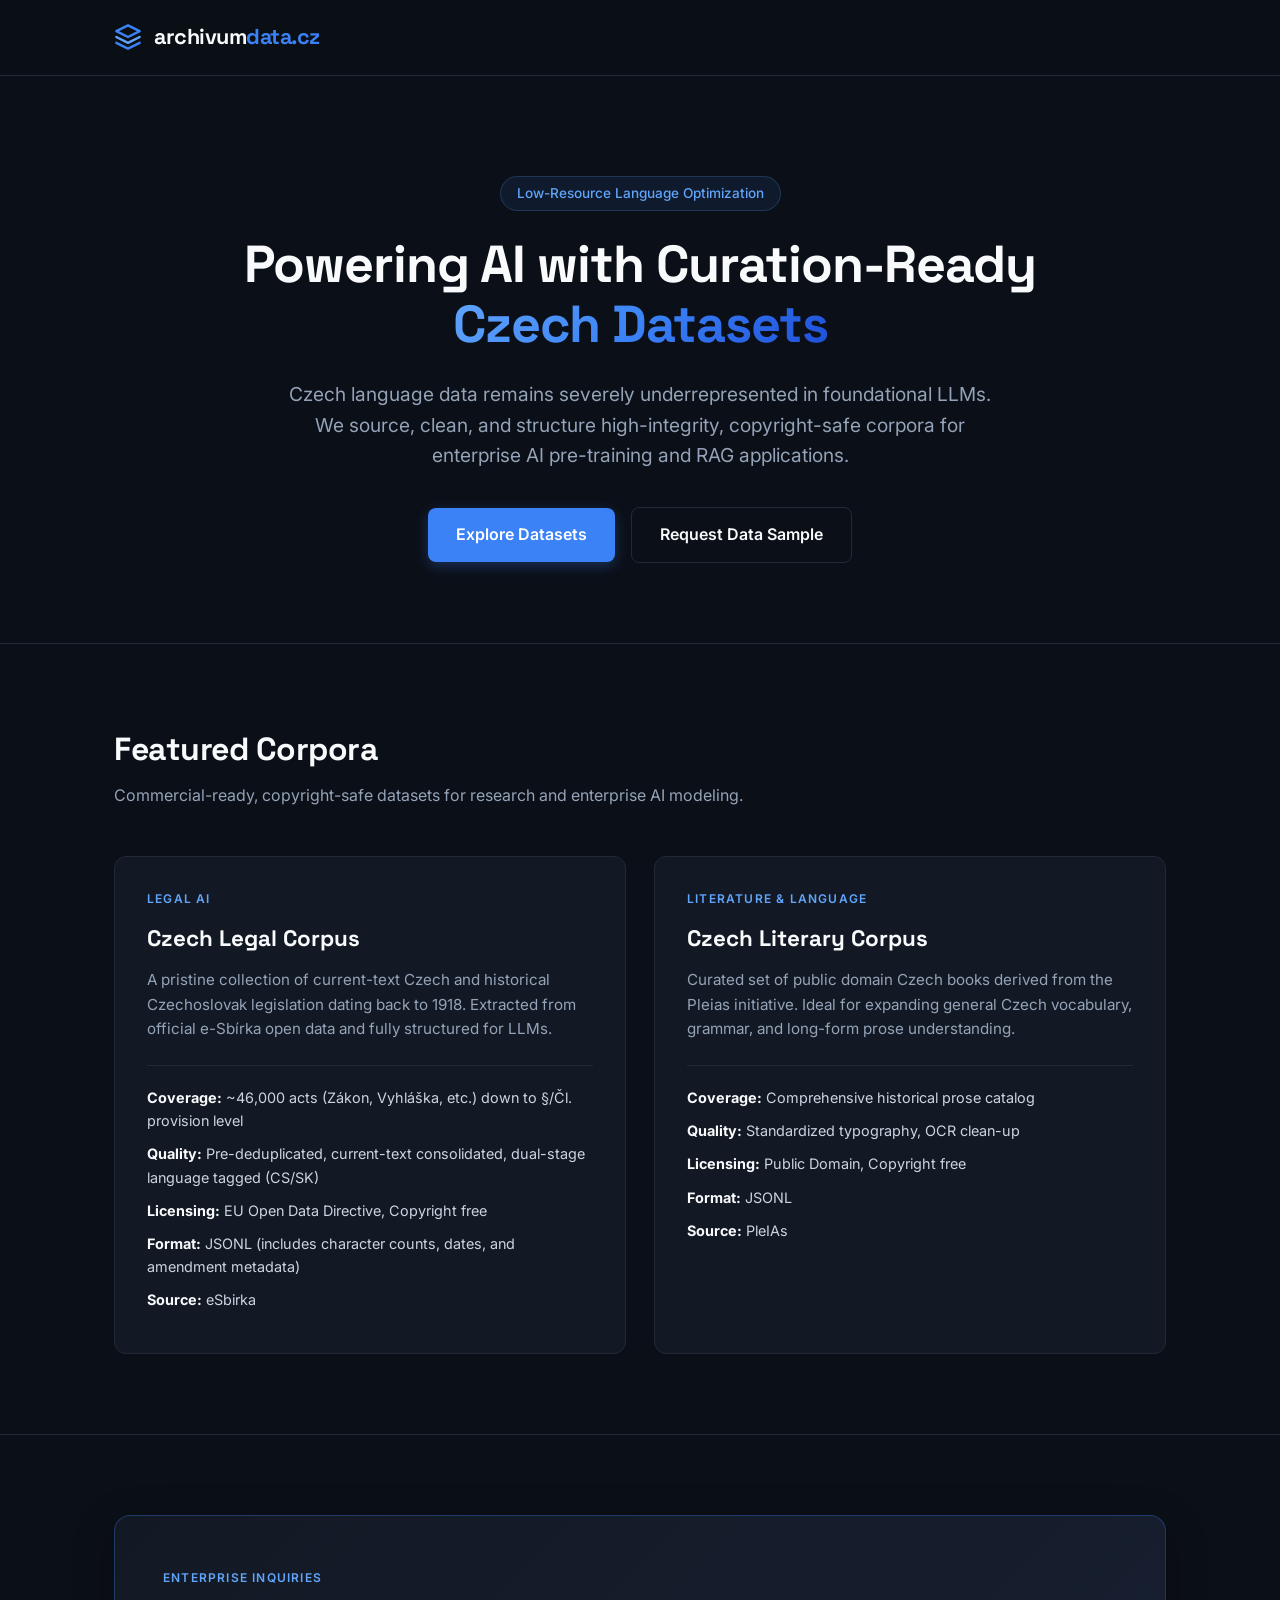
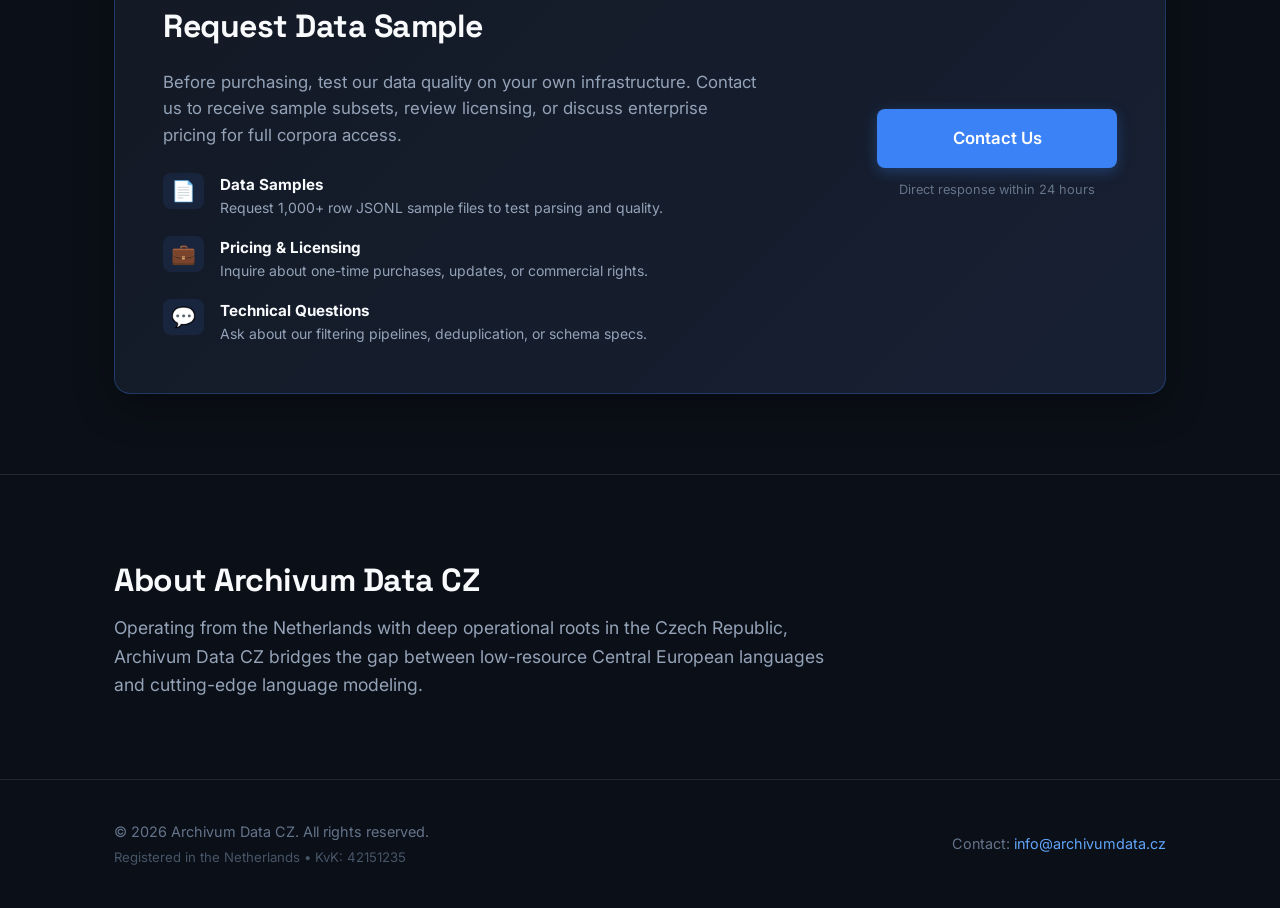
<file: index.html>
<!DOCTYPE html>
<html lang="en">
<head>
  <meta charset="UTF-8">
  <meta name="viewport" content="width=device-width, initial-scale=1.0">
  <title>Archivum Data CZ | High-Quality Czech AI Training Data</title>
  <link rel="stylesheet" href="style.css">
  <link rel="preconnect" href="https://fonts.googleapis.com">
  <link rel="preconnect" href="https://fonts.gstatic.com" crossorigin>
  <link href="https://fonts.googleapis.com/css2?family=Inter:wght@300;400;500;600&family=Space+Grotesk:wght@500;600;700&display=swap" rel="stylesheet">
</head>
<body>

  <header class="navbar">
    <div class="container logo-container">
      <a href="#" class="brand">
        <!-- Abstract Data/Archival Cube SVG Logo -->
        <svg class="logo-icon" width="28" height="28" viewBox="0 0 24 24" fill="none" xmlns="http://www.w3.org/2000/svg">
          <path d="M12 2L2 7L12 12L22 7L12 2Z" stroke="#3b82f6" stroke-width="2" stroke-linecap="round" stroke-linejoin="round"/>
          <path d="M2 17L12 22L22 17" stroke="#3b82f6" stroke-width="2" stroke-linecap="round" stroke-linejoin="round"/>
          <path d="M2 12L12 17L22 12" stroke="#60a5fa" stroke-width="2" stroke-linecap="round" stroke-linejoin="round"/>
        </svg>
        <span class="logo-text">archivum<span class="accent">data.cz</span></span>
      </a>
    </div>
  </header>

  <section class="hero">
    <div class="container">
      <span class="badge">Low-Resource Language Optimization</span>
      <h1>Powering AI with Curation-Ready <span class="gradient-text">Czech Datasets</span></h1>
      <p>Czech language data remains severely underrepresented in foundational LLMs. We source, clean, and structure high-integrity, copyright-safe corpora for enterprise AI pre-training and RAG applications.</p>
      <div class="hero-actions">
        <a href="#datasets" class="btn-primary">Explore Datasets</a>
        <a href="#contact" class="btn-secondary">Request Data Sample</a>
      </div>
    </div>
  </section>

  <section id="datasets" class="datasets">
    <div class="container">
      <div class="section-header">
        <h2>Featured Corpora</h2>
        <p>Commercial-ready, copyright-safe datasets for research and enterprise AI modeling.</p>
      </div>

      <div class="grid">
        
        <div class="card">
          <div class="card-tag">Legal AI</div>
          <h3>Czech Legal Corpus</h3>
          <p>A pristine collection of current-text Czech and historical Czechoslovak legislation dating back to 1918. Extracted from official e-Sbírka open data and fully structured for LLMs.</p>
          <ul>
            <li><strong>Coverage:</strong> ~46,000 acts (Zákon, Vyhláška, etc.) down to §/Čl. provision level</li>
            <li><strong>Quality:</strong> Pre-deduplicated, current-text consolidated, dual-stage language tagged (CS/SK)</li>
            <li><strong>Licensing:</strong> EU Open Data Directive, Copyright free</li>
            <li><strong>Format:</strong> JSONL (includes character counts, dates, and amendment metadata)</li>
            <li><strong>Source:</strong> eSbirka</li>
          </ul>
        </div>

        <div class="card">
          <div class="card-tag">Literature & Language</div>
          <h3>Czech Literary Corpus</h3>
          <p>Curated set of public domain Czech books derived from the Pleias initiative. Ideal for expanding general Czech vocabulary, grammar, and long-form prose understanding.</p>
          <ul>
            <li><strong>Coverage:</strong> Comprehensive historical prose catalog</li>
            <li><strong>Quality:</strong> Standardized typography, OCR clean-up</li>
            <li><strong>Licensing:</strong> Public Domain, Copyright free</li>
            <li><strong>Format:</strong> JSONL</li>
            <li><strong>Source:</strong> PleIAs</li>
          </ul>
        </div>

      </div>
    </div>
  </section>

  <section id="contact" class="request-section">
    <div class="container">
      <div class="request-card">
        <div class="request-content">
          <span class="card-tag">Enterprise Inquiries</span>
          <h2>Request Data Sample</h2>
          <p>Before purchasing, test our data quality on your own infrastructure. Contact us to receive sample subsets, review licensing, or discuss enterprise pricing for full corpora access.</p>
          
          <div class="contact-options">
            <div class="contact-item">
              <span class="contact-icon">📄</span>
              <div>
                <strong>Data Samples</strong>
                <p>Request 1,000+ row JSONL sample files to test parsing and quality.</p>
              </div>
            </div>
            <div class="contact-item">
              <span class="contact-icon">💼</span>
              <div>
                <strong>Pricing & Licensing</strong>
                <p>Inquire about one-time purchases, updates, or commercial rights.</p>
              </div>
            </div>
            <div class="contact-item">
              <span class="contact-icon">💬</span>
              <div>
                <strong>Technical Questions</strong>
                <p>Ask about our filtering pipelines, deduplication, or schema specs.</p>
              </div>
            </div>
          </div>
        </div>

        <div class="request-cta">
          <a href="mailto:info@archivumdata.cz?subject=Sample%20%26%20Pricing%20Inquiry" class="btn-primary btn-large">
            Contact Us
          </a>
          <span class="cta-subtext">Direct response within 24 hours</span>
        </div>
      </div>
    </div>
  </section>

  <section class="about">
    <div class="container">
      <h2>About Archivum Data CZ</h2>
      <p>Operating from the Netherlands with deep operational roots in the Czech Republic, Archivum Data CZ bridges the gap between low-resource Central European languages and cutting-edge language modeling.</p>
    </div>
  </section>

  <footer>
    <div class="container footer-content">
      <div class="footer-left">
        <p>&copy; 2026 Archivum Data CZ. All rights reserved.</p>
        <p class="footer-meta">Registered in the Netherlands &bull; KvK: 42151235</p>
      </div>
      <div class="footer-right">
        <p>Contact: <a href="mailto:info@archivumdata.cz">info@archivumdata.cz</a></p>
      </div>
    </div>
  </footer>

</body>
</html>
</file>
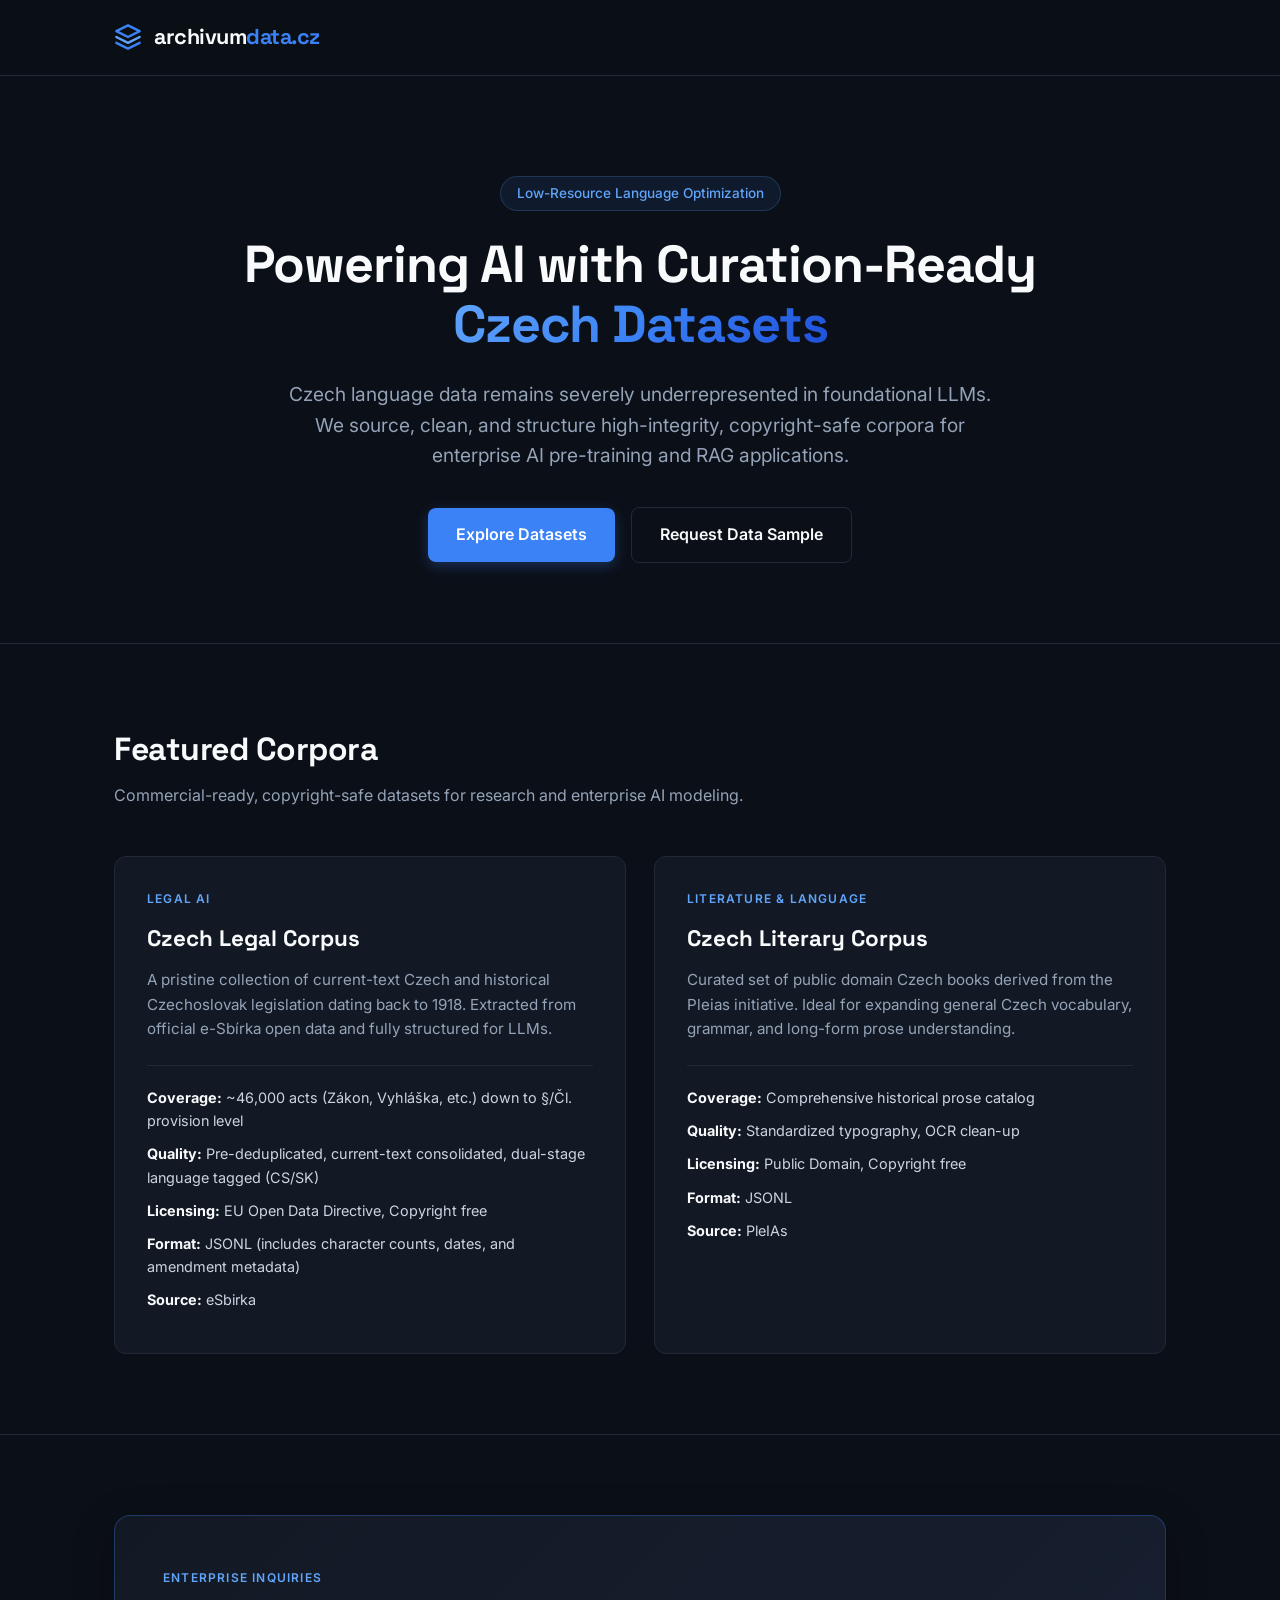
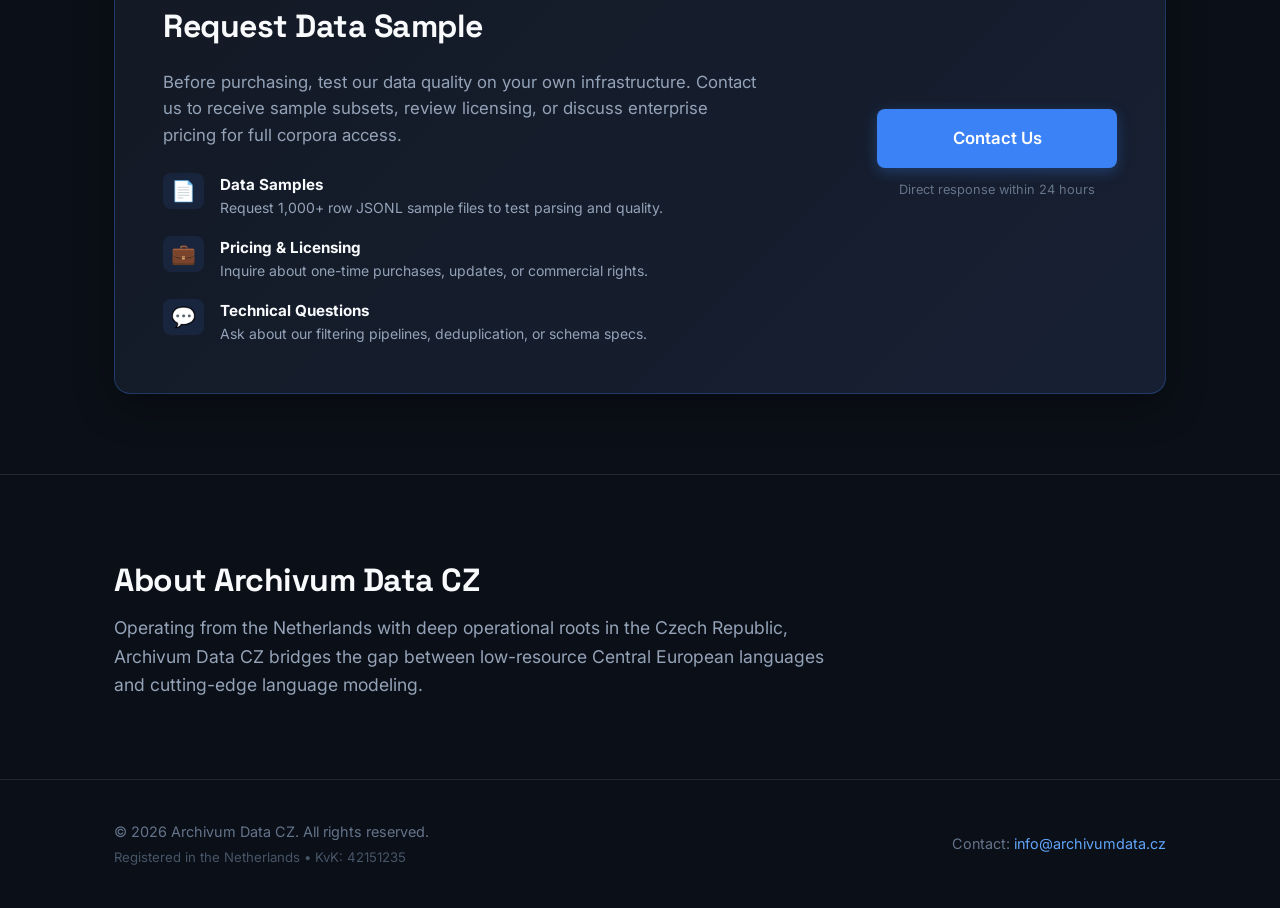
<file: index-backup.html>
<!DOCTYPE html>
<html lang="en">
<head>
  <meta charset="UTF-8">
  <meta name="viewport" content="width=device-width, initial-scale=1.0">
  <title>Archivum Data CZ | High-Quality Czech AI Training Data</title>
  <link rel="icon" type="image/svg+xml" href="data:image/svg+xml,<svg xmlns='http://www.w3.org/2000/svg' viewBox='0 0 24 24' fill='none'><path d='M12 2L2 7L12 12L22 7L12 2Z' stroke='%233b82f6' stroke-width='2' stroke-linecap='round' stroke-linejoin='round'/><path d='M2 17L12 22L22 17' stroke='%233b82f6' stroke-width='2' stroke-linecap='round' stroke-linejoin='round'/><path d='M2 12L12 17L22 12' stroke='%2360a5fa' stroke-width='2' stroke-linecap='round' stroke-linejoin='round'/></svg>">
  <link rel="stylesheet" href="style.css">
  <link rel="preconnect" href="https://fonts.googleapis.com">
  <link rel="preconnect" href="https://fonts.gstatic.com" crossorigin>
  <link href="https://fonts.googleapis.com/css2?family=Inter:wght@300;400;500;600&family=Space+Grotesk:wght@500;600;700&display=swap" rel="stylesheet">
</head>
<body>

  <header class="navbar">
    <div class="container logo-container">
      <a href="#" class="brand">
        <!-- Abstract Data/Archival Cube SVG Logo -->
        <svg class="logo-icon" width="28" height="28" viewBox="0 0 24 24" fill="none" xmlns="http://www.w3.org/2000/svg">
          <path d="M12 2L2 7L12 12L22 7L12 2Z" stroke="#3b82f6" stroke-width="2" stroke-linecap="round" stroke-linejoin="round"/>
          <path d="M2 17L12 22L22 17" stroke="#3b82f6" stroke-width="2" stroke-linecap="round" stroke-linejoin="round"/>
          <path d="M2 12L12 17L22 12" stroke="#60a5fa" stroke-width="2" stroke-linecap="round" stroke-linejoin="round"/>
        </svg>
        <span class="logo-text">archivum<span class="accent">data.cz</span></span>
      </a>
    </div>
  </header>

  <section class="hero">
    <div class="container">
      <span class="badge">Low-Resource Language Optimization</span>
      <h1>Powering AI with Curation-Ready <span class="gradient-text">Czech Datasets</span></h1>
      <p>Czech language data remains severely underrepresented in foundational LLMs. We source, clean, and structure high-integrity, copyright-safe corpora for enterprise AI pre-training and RAG applications.</p>
      <div class="hero-actions">
        <a href="#datasets" class="btn-primary">Explore Datasets</a>
        <a href="#contact" class="btn-secondary">Request Data Sample</a>
      </div>
    </div>
  </section>

  <section id="datasets" class="datasets">
    <div class="container">
      <div class="section-header">
        <h2>Featured Corpora</h2>
        <p>Commercial-ready, copyright-safe datasets for research and enterprise AI modeling.</p>
      </div>

      <div class="grid">
        
        <div class="card">
          <div class="card-tag">Legal AI</div>
          <h3>Czech Legal Corpus</h3>
          <p>A pristine collection of current-text Czech and historical Czechoslovak legislation dating back to 1918. Extracted from official e-Sbírka open data and fully structured for LLMs.</p>
          <ul>
            <li><strong>Coverage:</strong> ~46,000 acts (Zákon, Vyhláška, etc.) down to §/Čl. provision level</li>
            <li><strong>Quality:</strong> Pre-deduplicated, current-text consolidated, dual-stage language tagged (CS/SK)</li>
            <li><strong>Licensing:</strong> EU Open Data Directive, Copyright free</li>
            <li><strong>Format:</strong> JSONL (includes character counts, dates, and amendment metadata)</li>
            <li><strong>Source:</strong> eSbirka</li>
          </ul>
        </div>

        <div class="card">
          <div class="card-tag">Literature & Language</div>
          <h3>Czech Literary Corpus</h3>
          <p>Curated set of public domain Czech books derived from the Pleias initiative. Ideal for expanding general Czech vocabulary, grammar, and long-form prose understanding.</p>
          <ul>
            <li><strong>Coverage:</strong> Comprehensive historical prose catalog</li>
            <li><strong>Quality:</strong> Standardized typography, OCR clean-up</li>
            <li><strong>Licensing:</strong> Public Domain, Copyright free</li>
            <li><strong>Format:</strong> JSONL</li>
            <li><strong>Source:</strong> PleIAs</li>
          </ul>
        </div>

      </div>
    </div>
  </section>

  <section id="contact" class="request-section">
    <div class="container">
      <div class="request-card">
        <div class="request-content">
          <span class="card-tag">Enterprise Inquiries</span>
          <h2>Request Data Sample</h2>
          <p>Before purchasing, test our data quality on your own infrastructure. Contact us to receive sample subsets, review licensing, or discuss enterprise pricing for full corpora access.</p>
          
          <div class="contact-options">
            <div class="contact-item">
              <span class="contact-icon">📄</span>
              <div>
                <strong>Data Samples</strong>
                <p>Request 1,000+ row JSONL sample files to test parsing and quality.</p>
              </div>
            </div>
            <div class="contact-item">
              <span class="contact-icon">💼</span>
              <div>
                <strong>Pricing & Licensing</strong>
                <p>Inquire about one-time purchases, updates, or commercial rights.</p>
              </div>
            </div>
            <div class="contact-item">
              <span class="contact-icon">💬</span>
              <div>
                <strong>Technical Questions</strong>
                <p>Ask about our filtering pipelines, deduplication, or schema specs.</p>
              </div>
            </div>
          </div>
        </div>

        <div class="request-cta">
          <a href="mailto:info@archivumdata.cz?subject=Sample%20%26%20Pricing%20Inquiry" class="btn-primary btn-large">
            Contact Us
          </a>
          <span class="cta-subtext">Direct response within 24 hours</span>
        </div>
      </div>
    </div>
  </section>

  <section class="about">
    <div class="container">
      <h2>About Archivum Data CZ</h2>
      <p>Operating from the Netherlands with deep operational roots in the Czech Republic, Archivum Data CZ bridges the gap between low-resource Central European languages and cutting-edge language modeling.</p>
    </div>
  </section>

  <footer>
    <div class="container footer-content">
      <div class="footer-left">
        <p>&copy; 2026 Archivum Data CZ. All rights reserved.</p>
        <p class="footer-meta">Registered in the Netherlands &bull; KvK: 42151235</p>
      </div>
      <div class="footer-right">
        <p>Contact: <a href="mailto:info@archivumdata.cz">info@archivumdata.cz</a></p>
      </div>
    </div>
  </footer>

</body>
</html>
</file>
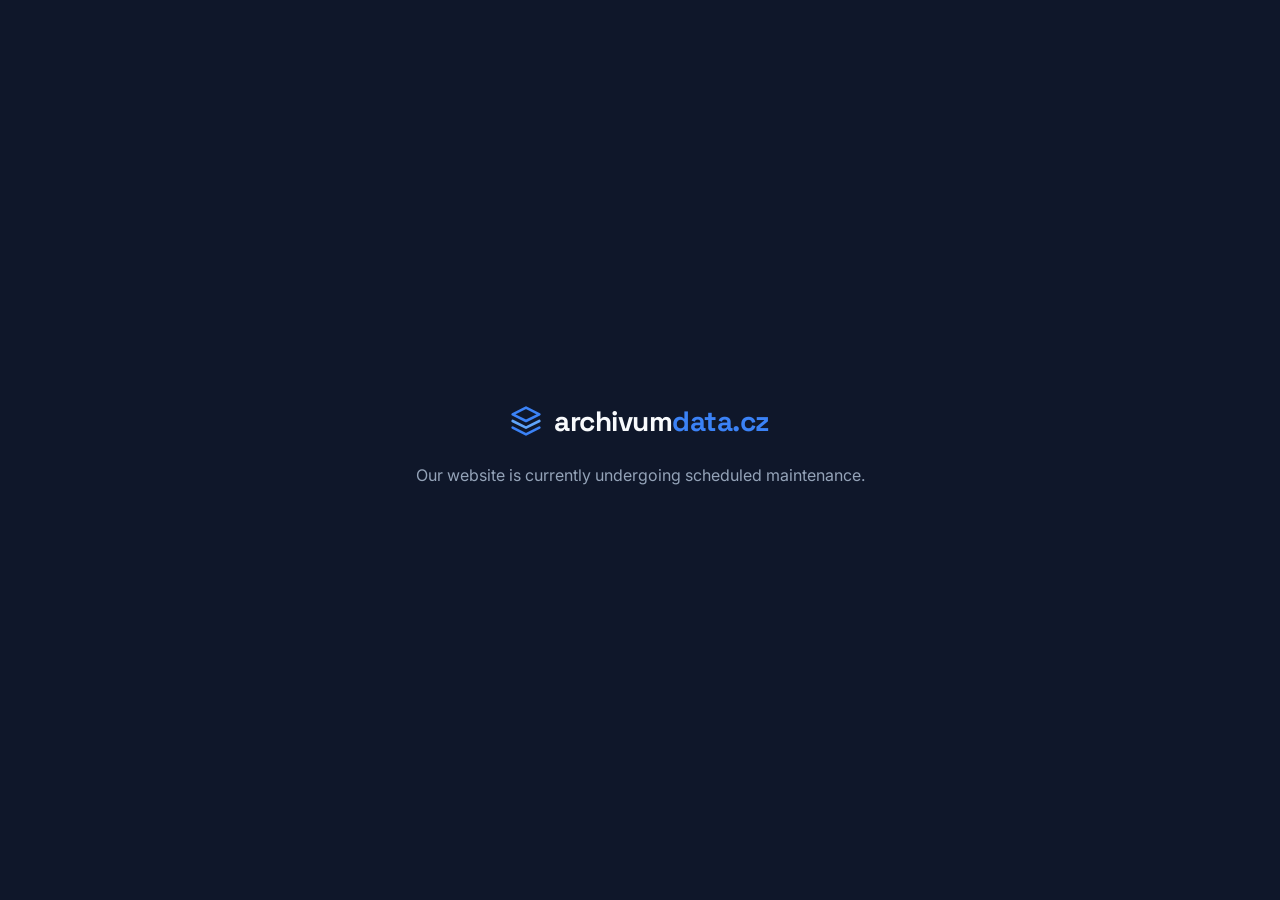
<file: index-construction.html>
<!DOCTYPE html>
<html lang="en">
<head>
  <meta charset="UTF-8">
  <meta name="viewport" content="width=device-width, initial-scale=1.0">
  <title>Archivum Data CZ | Under Construction</title>
  
  <!-- Favicon -->
  <link rel="icon" type="image/svg+xml" href="data:image/svg+xml,<svg xmlns='http://www.w3.org/2000/svg' viewBox='0 0 24 24' fill='none'><path d='M12 2L2 7L12 12L22 7L12 2Z' stroke='%233b82f6' stroke-width='2' stroke-linecap='round' stroke-linejoin='round'/><path d='M2 17L12 22L22 17' stroke='%233b82f6' stroke-width='2' stroke-linecap='round' stroke-linejoin='round'/><path d='M2 12L12 17L22 12' stroke='%2360a5fa' stroke-width='2' stroke-linecap='round' stroke-linejoin='round'/></svg>">

  <!-- Google Fonts -->
  <link rel="preconnect" href="https://fonts.googleapis.com">
  <link rel="preconnect" href="https://fonts.gstatic.com" crossorigin>
  <link href="https://fonts.googleapis.com/css2?family=Inter:wght@300;400;500;600&family=Space+Grotesk:wght@500;600;700&display=swap" rel="stylesheet">

  <style>
    body {
      font-family: 'Inter', sans-serif;
      background: #0f172a;
      color: #94a3b8;
      display: flex;
      align-items: center;
      justify-content: center;
      height: 100vh;
      margin: 0;
      text-align: center;
    }
    .container {
      max-width: 500px;
      padding: 24px;
    }
    .logo-container {
      display: flex;
      align-items: center;
      justify-content: center;
      gap: 12px;
      margin-bottom: 24px;
    }
    .logo-icon {
      width: 32px;
      height: 32px;
    }
    .logo-text {
      font-family: 'Space Grotesk', sans-serif;
      font-weight: 700;
      font-size: 28px;
      color: #f8fafc;
      letter-spacing: -0.5px;
    }
    .accent {
      color: #3b82f6;
    }
    p {
      line-height: 1.6;
      margin: 8px 0;
    }
    a {
      color: #60a5fa;
      text-decoration: none;
      font-weight: 500;
    }
    a:hover {
      text-decoration: underline;
    }
  </style>
</head>
<body>
  <div class="container">
    <div class="logo-container">
      <svg class="logo-icon" viewBox="0 0 24 24" fill="none" xmlns="http://www.w3.org/2000/svg">
        <path d="M12 2L2 7L12 12L22 7L12 2Z" stroke="#3b82f6" stroke-width="2" stroke-linecap="round" stroke-linejoin="round"/>
        <path d="M2 17L12 22L22 17" stroke="#3b82f6" stroke-width="2" stroke-linecap="round" stroke-linejoin="round"/>
        <path d="M2 12L12 17L22 12" stroke="#60a5fa" stroke-width="2" stroke-linecap="round" stroke-linejoin="round"/>
      </svg>
      <span class="logo-text">archivum<span class="accent">data.cz</span></span>
    </div>
    
    <p>Our website is currently undergoing scheduled maintenance.</p>
  </div>
</body>
</html>
</file>
<file: style.css>
:root {
  --bg-color: #0b0f17;
  --card-bg: #131924;
  --border-color: #212936;
  --border-hover: #3b82f6;
  --text-main: #94a3b8;
  --text-heading: #f8fafc;
  --accent-color: #3b82f6;
  --accent-glow: rgba(59, 130, 246, 0.15);
  --tag-bg: rgba(59, 130, 246, 0.1);
  --font-heading: 'Space Grotesk', sans-serif;
  --font-body: 'Inter', system-ui, -apple-system, sans-serif;
}

* {
  box-sizing: border-box;
  margin: 0;
  padding: 0;
}

body {
  font-family: var(--font-body);
  background-color: var(--bg-color);
  color: var(--text-main);
  line-height: 1.6;
  -webkit-font-smoothing: antialiased;
}

.container {
  max-width: 1100px;
  margin: 0 auto;
  padding: 0 24px;
}

/* Header & Brand */
.navbar {
  padding: 20px 0;
  border-bottom: 1px solid var(--border-color);
  background: rgba(11, 15, 23, 0.8);
  backdrop-filter: blur(12px);
  position: sticky;
  top: 0;
  z-index: 100;
}

.brand {
  display: flex;
  align-items: center;
  gap: 12px;
  text-decoration: none;
}

.logo-icon {
  display: block;
}

.logo-text {
  font-family: var(--font-heading);
  font-size: 1.35rem;
  font-weight: 700;
  color: var(--text-heading);
  letter-spacing: -0.5px;
}

.accent {
  color: var(--accent-color);
}

/* Hero Section */
.hero {
  padding: 100px 0 80px;
  text-align: center;
  max-width: 850px;
  margin: 0 auto;
}

.badge {
  display: inline-block;
  background-color: var(--tag-bg);
  color: #60a5fa;
  padding: 6px 16px;
  border-radius: 9999px;
  font-size: 0.85rem;
  font-weight: 500;
  margin-bottom: 24px;
  border: 1px solid rgba(96, 165, 250, 0.2);
}

.hero h1 {
  font-family: var(--font-heading);
  font-size: 3.25rem;
  font-weight: 700;
  color: var(--text-heading);
  line-height: 1.15;
  margin-bottom: 24px;
  letter-spacing: -1px;
}

.gradient-text {
  background: linear-gradient(135deg, #60a5fa 0%, #3b82f6 50%, #1d4ed8 100%);
  -webkit-background-clip: text;
  -webkit-text-fill-color: transparent;
}

.hero p {
  font-size: 1.2rem;
  margin-bottom: 36px;
  color: var(--text-main);
  max-width: 720px;
  margin-left: auto;
  margin-right: auto;
}

.hero-actions {
  display: flex;
  gap: 16px;
  justify-content: center;
  align-items: center;
  flex-wrap: wrap;
}

.btn-primary {
  display: inline-block;
  background-color: var(--accent-color);
  color: #ffffff;
  padding: 14px 28px;
  border-radius: 8px;
  text-decoration: none;
  font-weight: 600;
  transition: all 0.2s ease;
  box-shadow: 0 4px 14px rgba(59, 130, 246, 0.3);
}

.btn-primary:hover {
  background-color: #2563eb;
  transform: translateY(-2px);
  box-shadow: 0 6px 20px rgba(59, 130, 246, 0.4);
}

.btn-secondary {
  display: inline-block;
  background-color: transparent;
  color: var(--text-heading);
  padding: 14px 28px;
  border-radius: 8px;
  text-decoration: none;
  font-weight: 600;
  border: 1px solid var(--border-color);
  transition: all 0.2s ease;
}

.btn-secondary:hover {
  border-color: var(--border-hover);
  background-color: var(--card-bg);
}

/* Datasets Section */
.datasets {
  padding: 80px 0;
  border-top: 1px solid var(--border-color);
}

.section-header {
  margin-bottom: 48px;
}

.datasets h2, .about h2 {
  font-family: var(--font-heading);
  font-size: 2rem;
  color: var(--text-heading);
  margin-bottom: 8px;
  letter-spacing: -0.5px;
}

.grid {
  display: grid;
  grid-template-columns: repeat(auto-fit, minmax(340px, 1fr));
  gap: 28px;
}

.card {
  background-color: var(--card-bg);
  border: 1px solid var(--border-color);
  border-radius: 12px;
  padding: 32px;
  transition: all 0.25s ease;
}

.card:hover {
  border-color: var(--border-hover);
  box-shadow: 0 8px 30px var(--accent-glow);
  transform: translateY(-3px);
}

.card-tag {
  font-size: 0.75rem;
  text-transform: uppercase;
  letter-spacing: 1.2px;
  color: #60a5fa;
  font-weight: 600;
  margin-bottom: 12px;
}

.card h3 {
  font-family: var(--font-heading);
  color: var(--text-heading);
  font-size: 1.4rem;
  margin-bottom: 12px;
}

.card p {
  font-size: 0.95rem;
  color: var(--text-main);
  margin-bottom: 24px;
}

.card ul {
  list-style: none;
  font-size: 0.9rem;
  border-top: 1px solid var(--border-color);
  padding-top: 20px;
}

.card li {
  margin-bottom: 10px;
  color: #cbd5e1;
}

.card li strong {
  color: var(--text-heading);
}

/* Contact & Sample Request Section */
.request-section {
  padding: 80px 0;
  border-top: 1px solid var(--border-color);
}

.request-card {
  background: linear-gradient(135deg, #131924 0%, #172033 100%);
  border: 1px solid rgba(59, 130, 246, 0.3);
  border-radius: 16px;
  padding: 48px;
  display: flex;
  justify-content: space-between;
  align-items: center;
  gap: 40px;
  box-shadow: 0 12px 40px rgba(0, 0, 0, 0.3);
}

.request-content {
  max-width: 600px;
}

.request-content h2 {
  font-family: var(--font-heading);
  font-size: 2rem;
  color: var(--text-heading);
  margin: 12px 0 16px;
  letter-spacing: -0.5px;
}

.request-content p {
  color: var(--text-main);
  font-size: 1.05rem;
}

.contact-options {
  display: flex;
  flex-direction: column;
  gap: 16px;
  margin-top: 24px;
}

.contact-item {
  display: flex;
  align-items: flex-start;
  gap: 16px;
}

.contact-icon {
  font-size: 1.25rem;
  background: var(--tag-bg);
  padding: 8px;
  border-radius: 8px;
  line-height: 1;
}

.contact-item strong {
  color: var(--text-heading);
  font-size: 0.95rem;
  display: block;
}

.contact-item p {
  color: var(--text-main);
  font-size: 0.875rem;
  margin-bottom: 0;
}

.request-cta {
  display: flex;
  flex-direction: column;
  align-items: center;
  text-align: center;
  min-width: 240px;
}

.btn-large {
  width: 100%;
  text-align: center;
  padding: 16px 32px;
  font-size: 1.05rem;
}

.cta-subtext {
  font-size: 0.8rem;
  color: #64748b;
  margin-top: 12px;
}

/* About Section */
.about {
  padding: 80px 0;
  border-top: 1px solid var(--border-color);
}

.about p {
  max-width: 720px;
  font-size: 1.1rem;
  color: var(--text-main);
}

/* Footer */
footer {
  padding: 40px 0;
  border-top: 1px solid var(--border-color);
  font-size: 0.9rem;
  color: #64748b;
}

.footer-content {
  display: flex;
  justify-content: space-between;
  align-items: center;
  flex-wrap: wrap;
  gap: 16px;
}

.footer-meta {
  font-size: 0.825rem;
  color: #475569;
  margin-top: 4px;
}

footer a {
  color: #60a5fa;
  text-decoration: none;
}

footer a:hover {
  text-decoration: underline;
}

/* Responsive Styles */
@media (max-width: 768px) {
  .hero h1 {
    font-size: 2.25rem;
  }
  
  .request-card {
    flex-direction: column;
    align-items: flex-start;
    padding: 32px 24px;
  }
  
  .request-cta {
    width: 100%;
    margin-top: 16px;
  }
}
</file>
